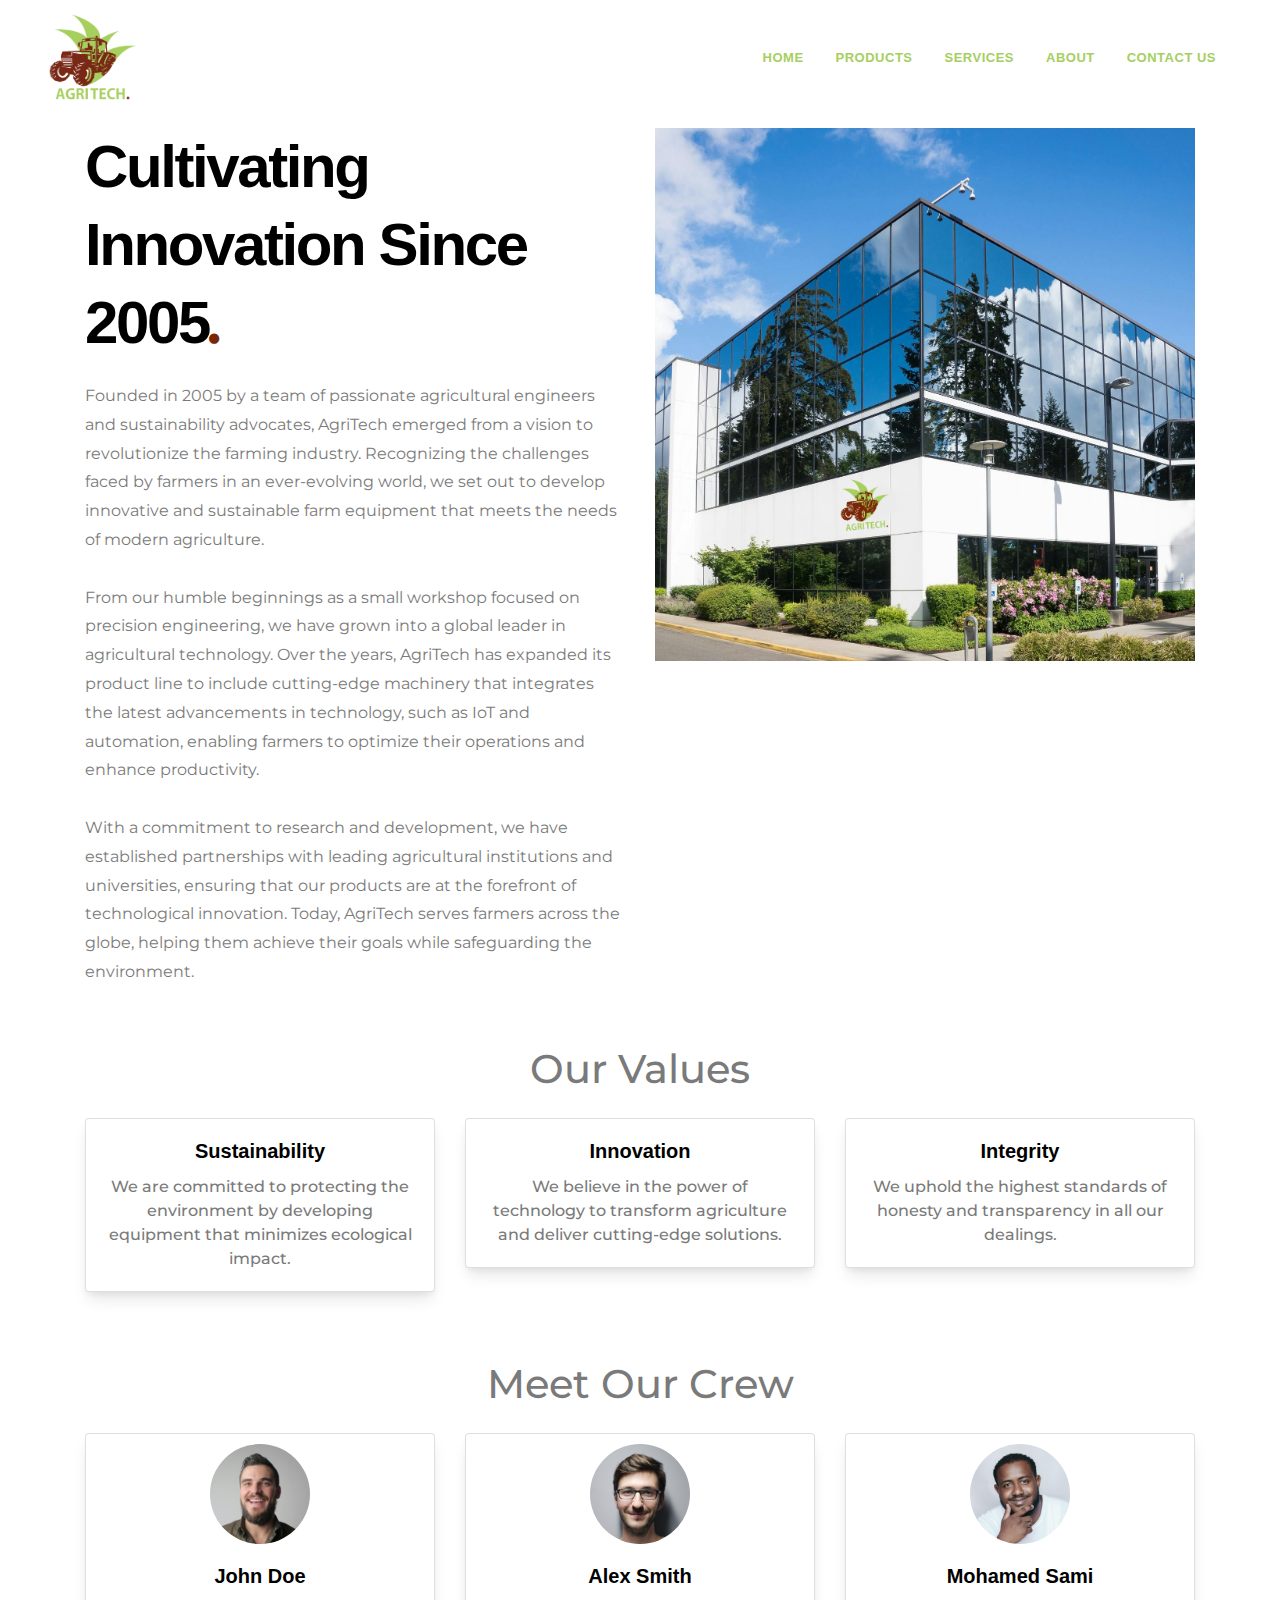
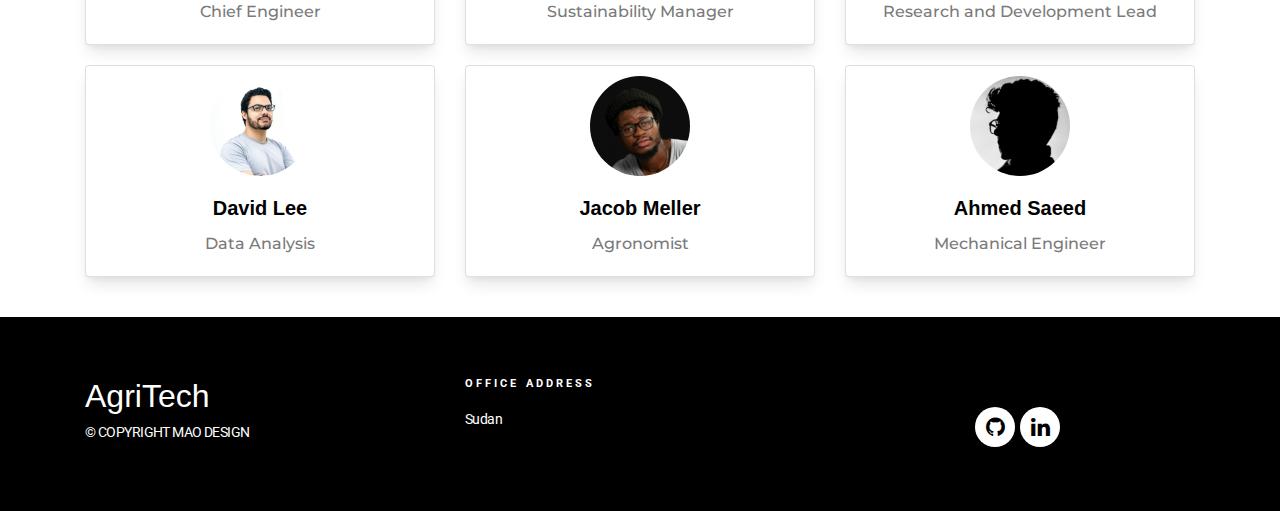
<file: about.html>
<!DOCTYPE html>
<html lang="en">
  <head>
    <title>AgriTech | About</title>
    <link rel="icon" href="media/icon.png" />

    <!-- meta tags -->
    <meta charset="utf-8" />
    <meta
      name="viewport"
      content="width=device-width, initial-scale=1, shrink-to-fit=no"
    />

    <!-- Bootstrap CSS -->
    <link
      rel="stylesheet"
      href="https://stackpath.bootstrapcdn.com/bootstrap/4.3.1/css/bootstrap.min.css"
      integrity="sha384-ggOyR0iXCbMQv3Xipma34MD+dH/1fQ784/j6cY/iJTQUOhcWr7x9JvoRxT2MZw1T"
      crossorigin="anonymous"
    />

    <!--fontawesome-->
    <link
      rel="stylesheet"
      href="https://stackpath.bootstrapcdn.com/font-awesome/4.7.0/css/font-awesome.min.css"
    />

    <!---------google---------fonts----------->
    <link
      href="https://fonts.googleapis.com/css2?family=Sunflower:wght@300;500;700&display=swap"
      rel="stylesheet"
    />
    <link
      href="https://fonts.googleapis.com/css2?family=Roboto&display=swap"
      rel="stylesheet"
    />
    <link rel="preconnect" href="https://fonts.googleapis.com" />
    <link rel="preconnect" href="https://fonts.gstatic.com" crossorigin />
    <link
      href="https://fonts.googleapis.com/css2?family=Montserrat:ital,wght@0,100..900;1,100..900&display=swap"
      rel="stylesheet"
    />

    <!-- jQuery-->
    <script
      src="https://code.jquery.com/jquery-3.3.1.slim.min.js"
      integrity="sha384-q8i/X+965DzO0rT7abK41JStQIAqVgRVzpbzo5smXKp4YfRvH+8abtTE1Pi6jizo"
      crossorigin="anonymous"
    ></script>
    <script src="https://code.jquery.com/jquery-3.5.1.js"></script>

    <link href="style.css" rel="stylesheet" />
    <script src="script.js" defer></script>
  </head>
  <body>
    <!-- Header -->
    <header class="header">
      <div class="header-inner">
        <div class="container-fluid px-lg-5">
          <nav class="navbar navbar-expand-lg my-navbar px-lg-0">
            <a class="navbar-brand" href="index.html"
              ><img src="media/logo.png" class="img-fluid"
            /></a>
            <button class="navbar-toggler" type="button">
              <a href="#" class="burger-button" id="burger-button">
                <span class="burger-button-icon"></span>
              </a>
            </button>

            <div
              class="collapse navbar-collapse mobile-menu d-flex flex-column justify-content-lg-end justify-content-md-center h-100 flex-lg-row flex-xl-row"
              id="navbarSupportedContent"
            >
              <ul class="navbar-nav align-self-stretch">
                <li class="nav-item active">
                  <a class="nav-link" href="index.html"
                    >Home <span class="sr-only">(current)</span></a
                  >
                </li>
                <li class="nav-item">
                  <a class="nav-link" href="products.html">Products</a>
                </li>
                <li class="nav-item">
                  <a class="nav-link" href="services.html">Services</a>
                </li>
                <li class="nav-item">
                  <a class="nav-link" href="about.html">About</a>
                </li>
                <li class="nav-item">
                  <a class="nav-link" href="contact.html">Contact Us</a>
                </li>
              </ul>
            </div>
          </nav>
        </div>
      </div>
    </header>

    <!-- about us section -->
    <div class="sec about-sec">
      <div class="container">
        <div class="row">
          <div class="col-lg-6 col-md-12 col-sm-12">
            <div class="sec-1">
              <h2 class="sec-title">
                Cultivating Innovation Since 2005<i
                  class="fa fa-circle"
                  aria-hidden="true"
                ></i>
              </h2>

              <p class="sec-title-1 text-md-left">
                Founded in 2005 by a team of passionate agricultural engineers
                and sustainability advocates, AgriTech emerged from a vision to
                revolutionize the farming industry. Recognizing the challenges
                faced by farmers in an ever-evolving world, we set out to
                develop innovative and sustainable farm equipment that meets the
                needs of modern agriculture. <br /><br />

                From our humble beginnings as a small workshop focused on
                precision engineering, we have grown into a global leader in
                agricultural technology. Over the years, AgriTech has expanded
                its product line to include cutting-edge machinery that
                integrates the latest advancements in technology, such as IoT
                and automation, enabling farmers to optimize their operations
                and enhance productivity. <br /><br />

                With a commitment to research and development, we have
                established partnerships with leading agricultural institutions
                and universities, ensuring that our products are at the
                forefront of technological innovation. Today, AgriTech serves
                farmers across the globe, helping them achieve their goals while
                safeguarding the environment.
              </p>
            </div>
          </div>
          <div class="col-lg-6 col-md-12 col-sm-12">
            <div class="container-grid d-flex justify-content-center">
              <img src="media/company.png" alt="sec" />
            </div>
          </div>
        </div>
      </div>
    </div>

    <div class="container mt-5 about-cards">
      <!-- Values Cards -->
      <h1 class="text-center">Our Values</h1>
      <div class="row">
        <div class="col-md-4">
          <div class="card text-center">
            <div class="card-body">
              <h5 class="card-title">Sustainability</h5>
              <p class="card-text">
                We are committed to protecting the environment by developing
                equipment that minimizes ecological impact.
              </p>
            </div>
          </div>
        </div>
        <div class="col-md-4">
          <div class="card text-center">
            <div class="card-body">
              <h5 class="card-title">Innovation</h5>
              <p class="card-text">
                We believe in the power of technology to transform agriculture
                and deliver cutting-edge solutions.
              </p>
            </div>
          </div>
        </div>
        <div class="col-md-4">
          <div class="card text-center">
            <div class="card-body">
              <h5 class="card-title">Integrity</h5>
              <p class="card-text">
                We uphold the highest standards of honesty and transparency in
                all our dealings.
              </p>
            </div>
          </div>
        </div>
      </div>

      <!-- Crew Cards -->
      <h1 class="text-center mt-5">Meet Our Crew</h1>
      <div class="row justify-content-center">
        <div class="col-md-4">
          <div class="card">
            <img src="media/pp1.png" class="card-img-top" alt="Crew Member" />
            <div class="card-body text-center">
              <h5 class="card-title">John Doe</h5>
              <p class="card-text">Chief Engineer</p>
            </div>
          </div>
        </div>
        <div class="col-md-4">
          <div class="card">
            <img src="media/pp2.png" class="card-img-top" alt="Crew Member" />
            <div class="card-body text-center">
              <h5 class="card-title">Alex Smith</h5>
              <p class="card-text">Sustainability Manager</p>
            </div>
          </div>
        </div>
        <div class="col-md-4">
          <div class="card">
            <img src="media/pp3.png" class="card-img-top" alt="Crew Member" />
            <div class="card-body text-center">
              <h5 class="card-title">Mohamed Sami</h5>
              <p class="card-text">Research and Development Lead</p>
            </div>
          </div>
        </div>
      </div>

      <div class="row justify-content-center">
        <div class="col-md-4">
          <div class="card">
            <img src="media/pp4.png" class="card-img-top" alt="Crew Member" />
            <div class="card-body text-center">
              <h5 class="card-title">David Lee</h5>
              <p class="card-text">Data Analysis</p>
            </div>
          </div>
        </div>
        <div class="col-md-4">
          <div class="card">
            <img src="media/pp5.png" class="card-img-top" alt="Crew Member" />
            <div class="card-body text-center">
              <h5 class="card-title">Jacob Meller</h5>
              <p class="card-text">Agronomist</p>
            </div>
          </div>
        </div>
        <div class="col-md-4">
          <div class="card">
            <img src="media/pp6.png" class="card-img-top" alt="Crew Member" />
            <div class="card-body text-center">
              <h5 class="card-title">Ahmed Saeed</h5>
              <p class="card-text">Mechanical Engineer</p>
            </div>
          </div>
        </div>
      </div>
    </div>

    <!--footer-section-->
    <footer class="footer">
      <div class="container">
        <div class="row">
          <div class="col-md-4 col-sm-4">
            <div class="rights">
              <h2>AgriTech</h2>
              <h5>&copy; copyright mao design</h5>
            </div>
          </div>
          <div class="col-md-4 col-sm-4">
            <div class="office">
              <h1>Office address</h1>
              <p>Sudan</p>
            </div>
          </div>
          <div class="col-md-4 col-sm-4">
            <div class="social">
              <a href="https://github.com/MohammadMao"
                ><i class="fa fa-github icon" aria-hidden="true"></i
              ></a>
              <a href="https://www.linkedin.com/in/mohamedmao/"
                ><i class="fa fa-linkedin icon" aria-hidden="true"></i
              ></a>
            </div>
          </div>
        </div>
      </div>
    </footer>
  </body>
</html>
</file>
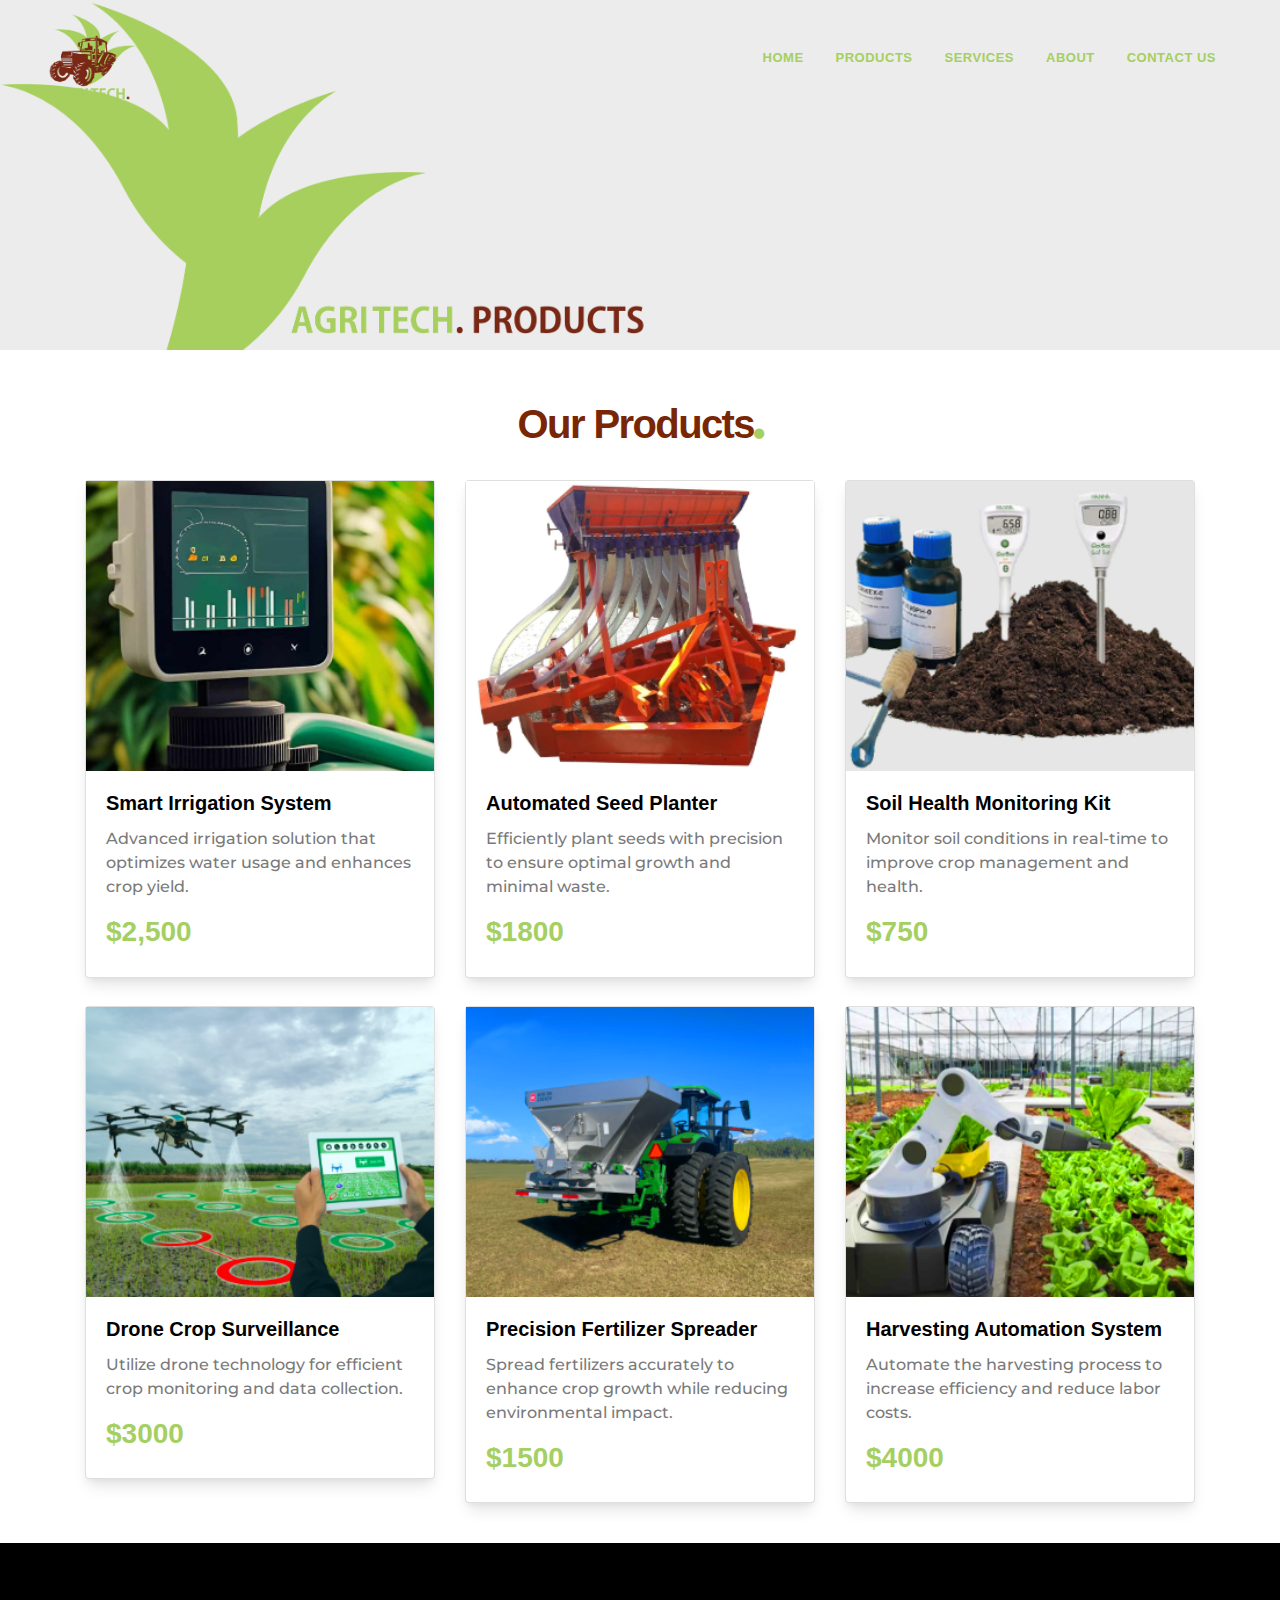
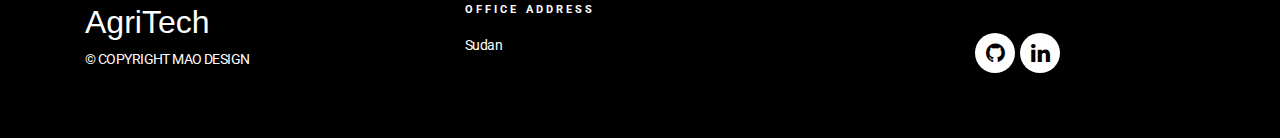
<file: products.html>
<!DOCTYPE html>
<html lang="en">
  <head>
    <title>AgriTech | Products</title>
    <link rel="icon" href="media/icon.png" />

    <!-- meta tags -->
    <meta charset="utf-8" />
    <meta
      name="viewport"
      content="width=device-width, initial-scale=1, shrink-to-fit=no"
    />

    <!-- Bootstrap CSS -->
    <link
      rel="stylesheet"
      href="https://stackpath.bootstrapcdn.com/bootstrap/4.3.1/css/bootstrap.min.css"
      integrity="sha384-ggOyR0iXCbMQv3Xipma34MD+dH/1fQ784/j6cY/iJTQUOhcWr7x9JvoRxT2MZw1T"
      crossorigin="anonymous"
    />

    <!--fontawesome-->
    <link
      rel="stylesheet"
      href="https://stackpath.bootstrapcdn.com/font-awesome/4.7.0/css/font-awesome.min.css"
    />

    <!---------google---------fonts----------->
    <link rel="preconnect" href="https://fonts.googleapis.com" />
    <link rel="preconnect" href="https://fonts.gstatic.com" crossorigin />
    <link
      href="https://fonts.googleapis.com/css2?family=Montserrat:ital,wght@0,100..900;1,100..900&display=swap"
      rel="stylesheet"
    />
    <link
      href="https://fonts.googleapis.com/css2?family=Sunflower:wght@300;500;700&display=swap"
      rel="stylesheet"
    />
    <link
      href="https://fonts.googleapis.com/css2?family=Roboto&display=swap"
      rel="stylesheet"
    />

    <!-- jQuery-->
    <script
      src="https://code.jquery.com/jquery-3.3.1.slim.min.js"
      integrity="sha384-q8i/X+965DzO0rT7abK41JStQIAqVgRVzpbzo5smXKp4YfRvH+8abtTE1Pi6jizo"
      crossorigin="anonymous"
    ></script>
    <script src="https://code.jquery.com/jquery-3.5.1.js"></script>

    <link href="style.css" rel="stylesheet" />
    <script src="script.js" defer></script>
  </head>
  <body>
    <header class="header">
      <div class="header-inner">
        <div class="container-fluid px-lg-5">
          <nav class="navbar navbar-expand-lg my-navbar px-lg-0">
            <a class="navbar-brand" href="index.html"
              ><img src="media/logo.png" class="img-fluid"
            /></a>
            <button class="navbar-toggler" type="button">
              <a href="#" class="burger-button" id="burger-button">
                <span class="burger-button-icon"></span>
              </a>
            </button>

            <div
              class="collapse navbar-collapse mobile-menu d-flex flex-column justify-content-lg-end justify-content-md-center h-100 flex-lg-row flex-xl-row"
              id="navbarSupportedContent"
            >
              <ul class="navbar-nav align-self-stretch">
                <li class="nav-item active">
                  <a class="nav-link" href="index.html"
                    >Home <span class="sr-only">(current)</span></a
                  >
                </li>
                <li class="nav-item">
                  <a class="nav-link" href="products.html">Products</a>
                </li>
                <li class="nav-item">
                  <a class="nav-link" href="services.html">Services</a>
                </li>
                <li class="nav-item">
                  <a class="nav-link" href="about.html">About</a>
                </li>
                <li class="nav-item">
                  <a class="nav-link" href="contact.html">Contact Us</a>
                </li>
              </ul>
            </div>
          </nav>
        </div>
      </div>
    </header>
    <div class="products-container">
      <img src="media/agritechproducts.png" alt="" class="img-fluid" />
    </div>
    <div class="container mt-5 products-cards">
      <h1 class="text-center mt-5 products-title">
        Our Products<i class="fa fa-circle" aria-hidden="true"></i>
      </h1>
      <div class="row justify-content-center products-row">
        <div class="col-md-4">
          <div class="card">
            <img src="media/si.png" class="img-fluid" alt="Product 1" />
            <div class="card-body">
              <h5 class="card-title">Smart Irrigation System</h5>
              <p class="card-text">
                Advanced irrigation solution that optimizes water usage and
                enhances crop yield.
              </p>
              <h3 class="price">$2,500</h3>
            </div>
          </div>
        </div>
        <div class="col-md-4">
          <div class="card">
            <img src="media/asp.png" class="img-fluid" alt="Product 2" />
            <div class="card-body">
              <h5 class="card-title">Automated Seed Planter</h5>
              <p class="card-text">
                Efficiently plant seeds with precision to ensure optimal growth
                and minimal waste.
              </p>
              <h3 class="price">$1800</h3>
            </div>
          </div>
        </div>
        <div class="col-md-4">
          <div class="card">
            <img src="media/sm.png" class="img-fluid" alt="Product 3" />
            <div class="card-body">
              <h5 class="card-title">Soil Health Monitoring Kit</h5>
              <p class="card-text">
                Monitor soil conditions in real-time to improve crop management
                and health.
              </p>
              <h3 class="price">$750</h3>
            </div>
          </div>
        </div>
      </div>
      <div class="row">
        <div class="col-md-4">
          <div class="card">
            <img src="media/dc.png" class="img-fluid" alt="Product 4" />
            <div class="card-body">
              <h5 class="card-title">Drone Crop Surveillance</h5>
              <p class="card-text">
                Utilize drone technology for efficient crop monitoring and data
                collection.
              </p>
              <h3 class="price">$3000</h3>
            </div>
          </div>
        </div>
        <div class="col-md-4">
          <div class="card">
            <img src="media/pfs.png" class="img-fluid" alt="Product 5" />
            <div class="card-body">
              <h5 class="card-title">Precision Fertilizer Spreader</h5>
              <p class="card-text">
                Spread fertilizers accurately to enhance crop growth while
                reducing environmental impact.
              </p>
              <h3 class="price">$1500</h3>
            </div>
          </div>
        </div>
        <div class="col-md-4">
          <div class="card">
            <img src="media/hs.png" class="products-img" alt="Product 6" />
            <div class="card-body">
              <h5 class="card-title">Harvesting Automation System</h5>
              <p class="card-text">
                Automate the harvesting process to increase efficiency and
                reduce labor costs.
              </p>
              <h3 class="price">$4000</h3>
            </div>
          </div>
        </div>
      </div>
    </div>
    <!--footer-section-->
    <footer class="footer">
      <div class="container">
        <div class="row">
          <div class="col-md-4 col-sm-4">
            <div class="rights">
              <h2>AgriTech</h2>
              <h5>&copy; copyright mao design</h5>
            </div>
          </div>
          <div class="col-md-4 col-sm-4">
            <div class="office">
              <h1>Office address</h1>
              <p>Sudan</p>
            </div>
          </div>
          <div class="col-md-4 col-sm-4">
            <div class="social">
              <a href="https://github.com/MohammadMao"
                ><i class="fa fa-github icon" aria-hidden="true"></i
              ></a>
              <a href="https://www.linkedin.com/in/mohamedmao/"
                ><i class="fa fa-linkedin icon" aria-hidden="true"></i
              ></a>
            </div>
          </div>
        </div>
      </div>
    </footer>
  </body>
</html>
</file>
<file: style.css>
body {
  font-family: "Lato", sans-serif;
  font-family: "Open-sans", sans-serif;
  color: #fff;
  margin: 0px;
  padding: 0px;
  scroll-behavior: smooth;
}

/*========================
     navbar-header-section
==============================*/
.header {
  position: relative;
  width: 100%;
}

.header-inner {
  position: absolute;
  top: 0px;
  left: 0;
  width: 100%;
  z-index: 99;
  background-color: transparent;
}

.nav-item .nav-link {
  display: block;
  text-transform: uppercase;
  font-size: 13px;
  font-weight: 800;
  letter-spacing: 0.5px;
  padding: 10px 16px !important;
  color: #a5cf61;
  position: relative;
  transition: 0.15s;
}

.nav-item .nav-link:hover {
  color: #c6e792;
}

.nav-item {
  position: relative;
}

.navbar-brand img {
  width: 90px;
  height: 90px;
}

/* jQuery scroll background-color change
===================================*/
.navbar-scroll {
  background: #ffffff;
  padding: 0;
  position: fixed;
  top: 0;
  z-index: 99;
  box-shadow: 0 0 5px 0 #222;
  transition-duration: 0.6s;
}

.navbar-scroll .header-btn {
  color: #ffffff;
  background-color: #fe4066;
}

.navbar-scroll .logo {
  color: #000;
  font-weight: 500;
}

/*========================
    slider-section
==============================*/
.banner-section {
  width: 100%;
  overflow: hidden;
  padding: 0px 0px;
  position: relative;
}

.video-background {
  width: 100%;
  height: 100%;
  position: absolute;
  top: 0;
  left: 0;
  width: 100%;
  height: 100%;
}

.video-background video {
  width: 100%;
  object-fit: cover;
  height: 100%;
}

.background-overlay {
  width: 100%;
  height: 100%;
  position: absolute;
  top: 0;
  left: 0;
  width: 100%;
  height: 100%;
  background-color: rgba(0, 0, 0, 0.4);
}

.slider-caption h5 {
  overflow: hidden !important;
}

.slider-caption h5 > span {
  font-size: 25px;
  text-align: center;
  display: inline-block;
  animation: bounceUp 0.7s ease 1;
  color: #a5cf61;
  letter-spacing: 10px;
  text-transform: uppercase;
  line-height: 30px;
  font-weight: bolder;
  position: relative;
}

@keyframes bounceUp {
  0% {
    transform: translateY(100%);
  }
  100% {
    transform: translateY(-0%);
  }
}

.slider-caption {
  margin-left: 0px;
  margin-right: 100px;
}
.slider-caption p {
  font-size: 20px;
  font-family: "Lucida Sans", "Lucida Sans Regular", "Lucida Grande",
    "Lucida Sans Unicode", Geneva, Verdana, sans-serif;
  animation: bouncebottom 0.8s ease 1;
  animation-delay: 0.2s;
}

@keyframes bouncebottom {
  0% {
    transform: translateY(-100px);
    opacity: 0;
  }
  50% {
    opacity: 1;
  }
  100% {
    transform: translateY(0px);
    opacity: 1;
  }
}

.carousel-item:before {
  position: absolute;
  top: 0;
  left: 0;
  height: 100%;
  width: 100%;
  background-color: rgba(0, 0, 0, 0.5);
  content: "";
  transform-origin: bottom;
  transition: 0.5s;
  animation: reveal 1.1s ease-in-out forwards;
}

@keyframes reveal {
  0% {
    bottom: 0;
    height: 0%;
  }
  100% {
    bottom: 0;
    height: 100%;
  }
}

.slider-section {
  position: relative;
  width: 100%;
  padding: 0px;
  margin: 0px;
}

.carousel-item {
  position: relative;
  height: 120vh;
  overflow: hidden;
  width: 100%;
}

.carousel-caption {
  position: absolute;
  top: 40%;
  transform: translateY(-50%);
  width: 100%;
}

.company-logo {
  width: 300px;
  height: 300px;
}

.slider-caption h2 {
  font-size: 17px;
  text-transform: uppercase;
  margin: 10px 0px;
  letter-spacing: 20px;
  font-weight: 300;
}

.slider-btn {
  padding: 10px 20px;
  background-color: white;
  font-size: 15px;
  text-transform: uppercase;
  display: inline-block;
  margin: 10px 0px 0px 0px;
  font-weight: 700;
  animation: zoom 1s ease 1;
  color: black;
  letter-spacing: 1px;
  animation-delay: 0.4s;
}

@keyframes zoom {
  0% {
    transform: scale(0);
  }
  100% {
    transform: scale(1);
  }
}

.dot {
  width: 15px;
  height: 15px;
  border-radius: 50%;
  display: inline-block;
  background-color: #792605;
  margin: 0px 5px;
}

/*===========================
   svg curve shape--
============================*/

.svg-section {
  position: absolute;
  bottom: -3px;
  z-index: 55;
  left: 0;
  width: 100%;
  overflow: hidden;
}

.svg-section svg {
  width: 250%;
  height: 60px;
  background-color: #ffffff00;
  position: relative;
  transform: rotateX(180deg);
}

.svg-section svg path {
  fill: #ebebeb;
}
.sec2 svg path {
  fill: #ffffff;
}

/*========================
    Arrow Controls
==============================*/

.left-control {
  width: 40px;
  height: 40px;
  line-height: 40px;
  z-index: 666;
  border-radius: 50%;
  position: absolute;
  background-color: #792605;
  left: 30px;
  opacity: 0;
  transform: translateY(40px);
  transition: 0.5s;
  -webkit-transition: 0.5s;
  -moz-transition: 0.5s;
}

.banner-section:hover .left-control {
  opacity: 1;
  transform: translateY(0px);
}

.banner-section:hover .right-control {
  opacity: 1;
  transform: translateY(0px);
}

.left-control:hover {
  background-color: white;
  border: black;
}

.left-control:hover i {
  color: #792605;
}

.right-control:hover {
  background-color: white;
  border: black;
}

.right-control:hover i {
  color: #792605;
}

.left-control i {
  color: white;
  font-size: 20px;
  line-height: 40px;
}

.right-control i {
  color: white;
  font-size: 20px;
  line-height: 40px;
}

.right-control {
  width: 40px;
  height: 40px;
  line-height: 40px;
  z-index: 666;
  border-radius: 50%;
  position: absolute;
  opacity: 0;
  transform: translateY(40px);
  background-color: #792605;
  right: 30px;
  transition: 0.5s;
  -webkit-transition: 0.5s;
  -moz-transition: 0.5s;
}

.carousel-control-next,
.carousel-control-prev {
  opacity: 1;
}

/*========================
    Main-section
==============================*/

.vision {
  background-color: #ebebeb;
  position: relative;
  width: 100%;
  overflow: hidden;
  padding: 30px 0px;
}

.image {
  position: relative;
  width: 100%;
  overflow: hidden;
  padding: 30px 0px;
}

.vision-1 {
  position: relative;
  width: 100%;
  overflow: hidden;
  padding: 30px 0px;
}

.vision-container {
  margin-bottom: 20px;
}

.content-title {
  font-size: 30px;
  margin: 0 0 20px;
  font-weight: 900;
  font-family: "Catamaran", sans-serif;
  color: #000;
  letter-spacing: -0.04em;
  line-height: 1.3;
}

.content-title i {
  color: #792605;
  font-size: 12px;
}

.content-title-1 {
  font-family: "Catamaran", sans-serif;
  margin: 0 0 40px 0px;
  font-size: 20px;
  color: black;
  font-weight: 400;
  text-transform: uppercase;
}

.content-title-2 {
  /* text-align: justify; */
  margin: 0 0 10px;
  line-height: 1.8;
  color: #7a7a7a;
  font-family: "Montserrat", sans-serif;
  /* font-weight: 500; */
}

.btn1 {
  position: relative;
  top: 20px;
  padding: 10px 40px;
  font-size: 18px;
  background: white;
  color: black;
  border: 1px solid black;
  transition: 10s linear ease;
  transform: translateY(0px);
}

/*========================
    middle-section
==============================*/
.sec-title {
  font-size: 30px;
  margin: 0 0 20px;
  font-weight: 900;
  font-family: "Catamaran", sans-serif;
  color: #000;
  letter-spacing: -0.04em;
  line-height: 1.3;
  text-transform: capitalize;
}

.sec-title i {
  color: #792605;
  font-size: 12px;
}

.sec-title-1 {
  /* text-align: justify; */
  margin: 0 0 10px;
  line-height: 1.8;
  color: #7a7a7a;
  font-family: "Montserrat", sans-serif;
  font-weight: 400;
}

.btn2 {
  position: relative;
  padding: 10px 40px;
  margin: 20px 0px 30px 0px;
  display: inline-block;
  font-size: 18px;
  background: black;
  color: white;
  transition: 10s linear ease;
}

.container-grid {
  position: relative;
  width: 100%;
  overflow: hidden;
}

.container-grid img {
  width: 800px;
  height: 100%;
}

/* about page */
.about-sec {
  padding-top: 10%;
}

.about-cards {
  color: #7a7a7a;
  margin-bottom: 20px;
}

.about-cards h1 {
  font-weight: 500;
  font-family: "Montserrat", sans-serif;
  margin-bottom: 25px;
}

.card-title {
  color: #000;
  font-weight: 900;
  font-family: "Catamaran", sans-serif;
}

.card-text {
  font-weight: 500;
  font-family: "Montserrat", sans-serif;
}

.card-img-top {
  border-radius: 50%;
  width: 100px;
  height: 100px;
  object-fit: cover;
  margin: auto;
  margin-top: 10px;
}

/* Products page */
.card {
  box-shadow: rgba(0, 0, 0, 0.1) 0px 10px 15px -3px,
    rgba(0, 0, 0, 0.05) 0px 4px 6px -2px;
  margin-bottom: 20px;
}

.products-title i {
  color: #a5cf61;
  font-size: 12px;
}

.products-container {
  height: 350px;
  background-color: #ececec;
}

.products-container img {
  height: 350px;
}

.products-title {
  color: #792605;
  font-weight: 900;
  font-family: "Catamaran", sans-serif;
  margin-bottom: 30px;
  letter-spacing: -0.04em;
  line-height: 1.3;
}

.products-cards {
  color: #7a7a7a;
  margin-bottom: 20px;
}

.products-row {
  margin-bottom: 8px;
}

.price {
  color: #a5cf61;
  font-weight: 600;
  font-family: "Catamaran", sans-serif;
}

/* contac us page */
.form-area {
  padding-top: 10%;
}
.row.single-form {
  box-shadow: 0 2px 20px -5px rgba(0, 0, 0, 0.5);
}

.left {
  background: #a5cf61;
  padding: 200px 98px;
}

.left h5 > span {
  font-size: 35px;
  text-align: center;
  display: inline-block;
  animation: bounceUp 0.7s ease 1;
  color: #ffffff;
  letter-spacing: 10px;
  text-transform: uppercase;
  line-height: 30px;
  font-weight: bolder;
  position: relative;
}

.left i {
  color: #792605;
  font-size: 20px;
}

.info {
  font-family: "Montserrat", sans-serif;
}
.single-form {
  background: #fff;
}
.right {
  padding: 70px 100px;
  position: relative;
}
.right i {
  position: absolute;
  font-size: 80px;
  left: -27px;
  top: 40%;
  color: #fff;
}

.form-label {
  color: #7a7a7a;
  font-weight: 500;
  font-family: "Montserrat", sans-serif;
}
.right button {
  border: none;
  border-radius: 0;
  background: #a5cf61;
  width: 180px;
  color: #fff;
  padding: 15px 0;
  display: inline-block;
  font-size: 16px;
  margin-top: 20px;
  cursor: pointer;
}
.right button:hover {
  background-color: #252525;
}

/*==============================
   Responsive media Query 
==============================*/

@media screen and (max-width: 700px) {
  .company-logo {
    width: 150px;
    height: 150px;
  }
  .slider-caption p {
    font-size: 15px;
  }
  .slider-btn {
    padding: 5px 10px;
    font-size: 12px;
    font-weight: 700;
  }
}

@media (min-width: 630px) and (max-width: 900px) {
  .products-container img {
    height: 250px;
  }
  .products-container {
    height: 250px;
  }
}
@media (max-width: 629px) {
  .products-container img {
    height: 200px;
  }
  .products-container {
    height: 200px;
  }
}
@media (max-width: 540px) {
  .products-container img {
    height: 150px;
  }
  .products-container {
    height: 150px;
  }
}

@media only screen and (min-width: 786px) {
  .sec-title {
    font-size: 60px !important;
  }

  .services h1 {
    font-size: 55px !important;
  }

  .content-title {
    font-size: 53px !important;
  }

  .slider-caption h5 > span {
    font-size: 60px !important;
    line-height: 75px !important;
  }
}

@media only screen and (max-width: 992px) {
  .container-grid ul li {
    width: 50%;
  }
  .container-grid ul li img {
    height: 250px !important;
  }

  .mobile-menu {
    position: fixed;
    top: 0;
    left: 0;
    width: 100%;
    height: 100vh !important;
    z-index: 99;
    background-color: gray;
  }

  .cross {
    position: fixed;
    top: 0;
    right: 0;
    z-index: 999;
  }
}

@media only screen and (max-width: 576px) {
  .container-grid ul li {
    width: 100% !important;
  }
  .container-grid ul li img {
    height: auto !important;
  }

  .carousel-item {
    position: relative;
    height: 150vh !important;
  }
}

@media (min-width: 768px) and (max-width: 991px) {
  .right i {
    top: -52px;
    transform: rotate(90deg);
    left: 50%;
  }
}

@media (max-width: 767px) {
  .left {
    padding: 90px 15px;
    text-align: center;
  }
  .left h2 {
    font-size: 25px;
  }
  .right {
    padding: 25px;
  }
  .right i {
    top: -52px;
    transform: rotate(90deg);
    left: 46%;
  }
  .right button {
    width: 150px;
    padding: 12px 0;
  }
}

/*==============================
    footer Section 
==============================*/

.footer {
  position: relative;
  width: 100%;
  background: black;
  padding: 60px 0px;
}

.rights h4 {
  margin: 0 0 30px;
  color: #ffffff;
  font-size: 11px;
  font-weight: bold;
  text-transform: uppercase;
  letter-spacing: 3.1px;
  font-family: "Roboto", Sans-serif;
}

.rights h5 {
  margin: 0 0 10px;
  color: #ffffff;
  font-size: 14px;
  font-weight: bold;
  text-transform: uppercase;
  font-family: "Roboto", Sans-serif;
  font-weight: 400;
  letter-spacing: -0.04em;
  line-height: 1.3;
}

.office h1 {
  margin: 0 0 20px;
  color: #ffffff;
  font-size: 11px;
  font-weight: bold;
  text-transform: uppercase;
  letter-spacing: 3.1px;
  font-family: "Roboto", Sans-serif;
}

.office p {
  color: #ffffff;
  font-size: 14px;
  font-weight: bold;
  font-family: "Roboto", Sans-serif;
  font-weight: 400;
  letter-spacing: -0.04em;
  line-height: 1.3;
}

.social {
  position: relative;
  display: flex;
  justify-content: center;
  margin-top: 30px;
}

.social .icon {
  width: 40px;
  height: 40px;
  line-height: 40px;
  background: white;

  color: black;
  border-radius: 50%;
  font-size: 22px;
  text-align: center;
  margin-right: 5px;
  transform: scale(1);
  transition: 0.3s ease;
}

.social .icon:hover {
  transform: scale(0.9);
  background: grey;
}

/*==========================================
    Responsive Navigation Link
    =============================*/

@media only screen and (max-width: 992px) {
  .mobile-menu {
    position: fixed;
    top: 0;
    left: 0;
    width: 100%;
    height: 100vh;
    background-color: #000;
    padding: 10px 15px;
    visibility: hidden;
    margin: auto;
    display: none;
    overflow: auto;
    z-index: 888;
    transition: all ease 0.33s;
  }

  .navbar-nav li a {
    text-align: center !important;
  }

  .navbar-nav {
    position: absolute;
    top: 50%;
    left: 0;
    right: 0;
    width: 100%;
    transform: translateY(-50%);
  }

  .open .navbar-nav {
    animation: zoomIn 0.6s ease forwards;
  }

  @keyframes zoomIn {
    0% {
      transform: translatey(-50%) scale(1.2);
    }

    100% {
      transform: translatey(-50%) scale(1);
    }
  }

  .navbar-toggler {
    position: fixed;
    border: 0px !important;
    outline: none !important;
    top: 0px;
    width: 50px;
    height: 50px;
    right: 32px;
    z-index: 999;
  }
}

.open {
  display: block !important;
  visibility: visible !important;
}

/*==========================================
   hamburger animation start
    =============================*/

.burger-button {
  display: block;
  position: relative;
  width: 50px;
  height: 50px;
  border-radius: 50%;
  text-align: center;
  vertical-align: middle;
  border: 2px solid transparent;
  transition: all 0.5s ease;
}

.burger-button-icon {
  display: inline-block;
  position: absolute;
  background-color: #a5cf61;
  margin: 0 auto;
  width: 20px;
  height: 2px;
  top: 50%;
  left: 0;
  right: 0;
  transition: all 0.5s ease;
  transform: translateY(-1px);
}

.burger-button-icon:before,
.burger-button-icon:after {
  content: "";
  position: absolute;
  margin: 0 auto;
  background-color: #a5cf61;
  width: 20px;
  height: 2px;
  left: 0;
  right: 0;
  transition: all 0.4s ease;
}

.burger-button-icon:before {
  bottom: 10px;
}
.burger-button-icon:after {
  top: 10px;
}

.burger-button.open .burger-button-icon {
  background: transparent;
}

.burger-button.open .burger-button-icon:before,
.burger-button.open .burger-button-icon:after {
  transform-origin: 0 50%;
  width: 29px;
}

.burger-button.open .burger-button-icon:before {
  transform: rotateZ(45deg);
}

.burger-button.open .burger-button-icon:after {
  transform: rotateZ(-45deg);
}
</file>
